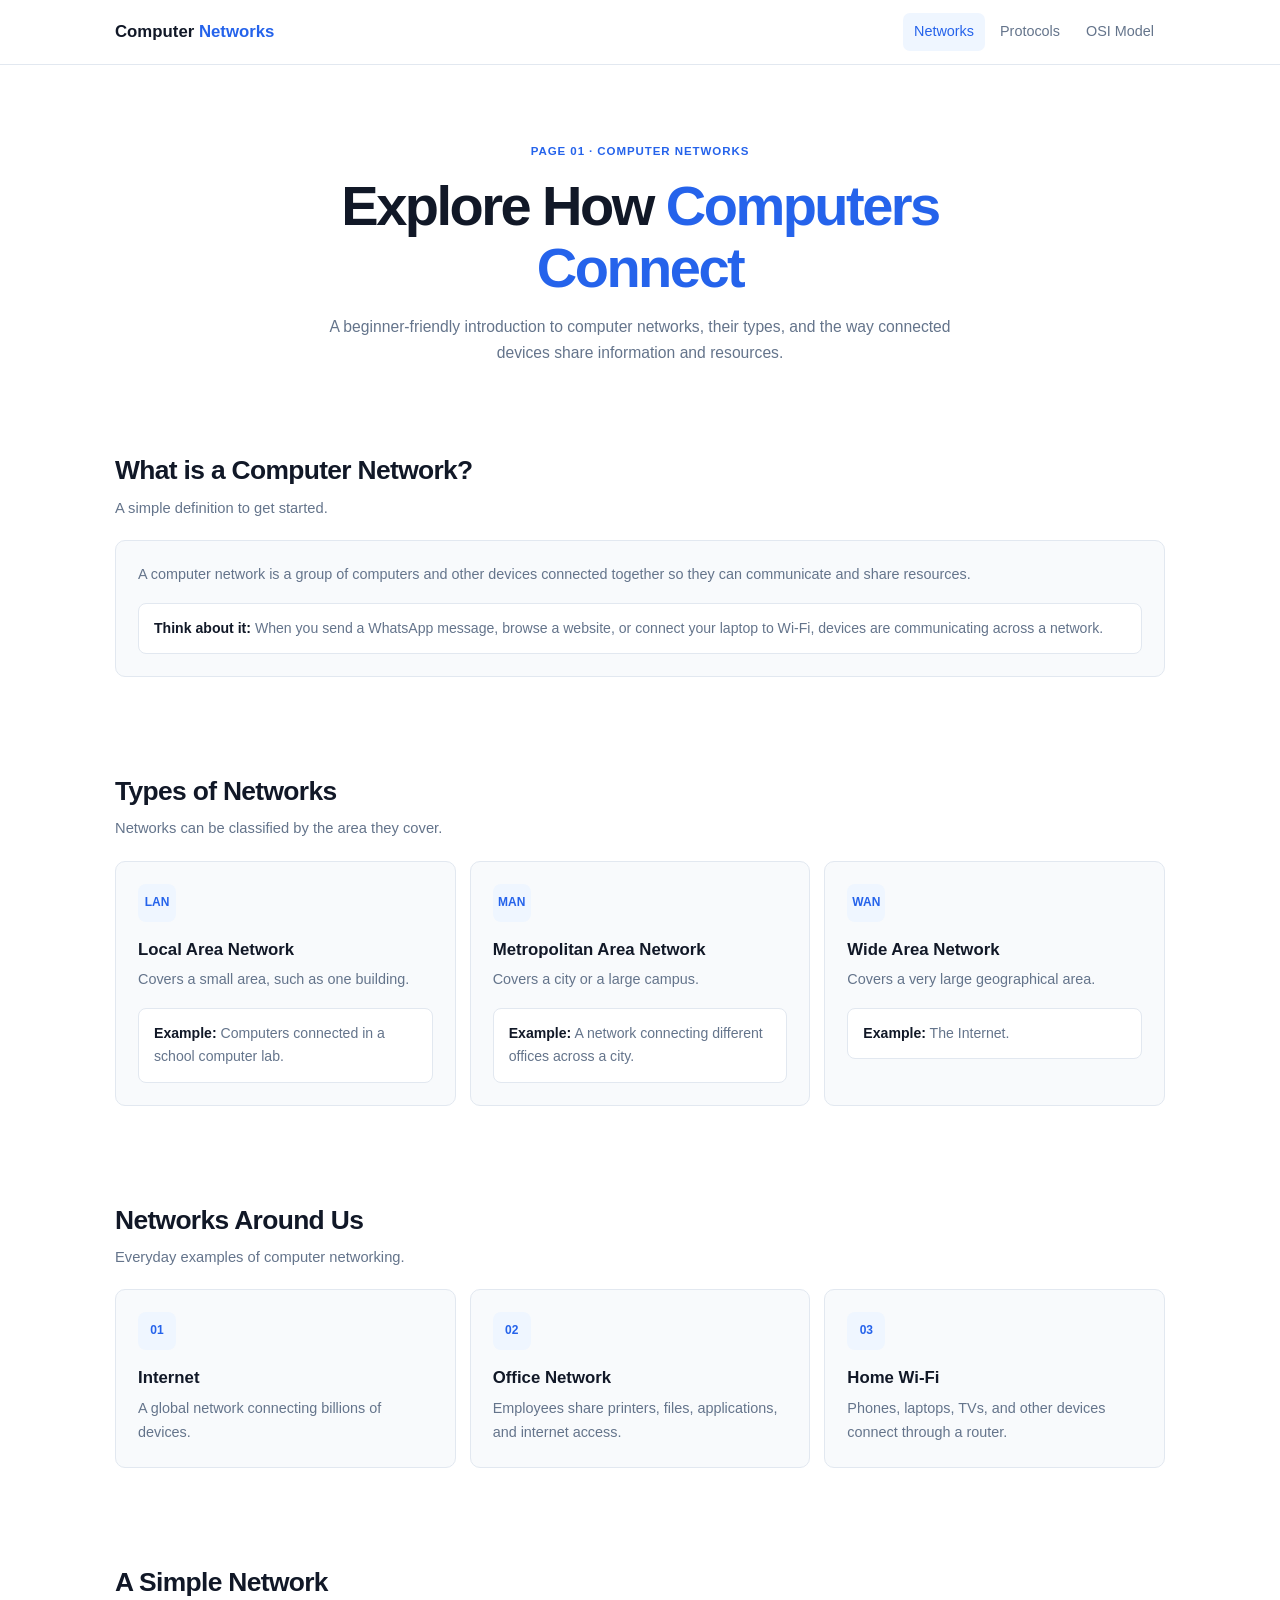
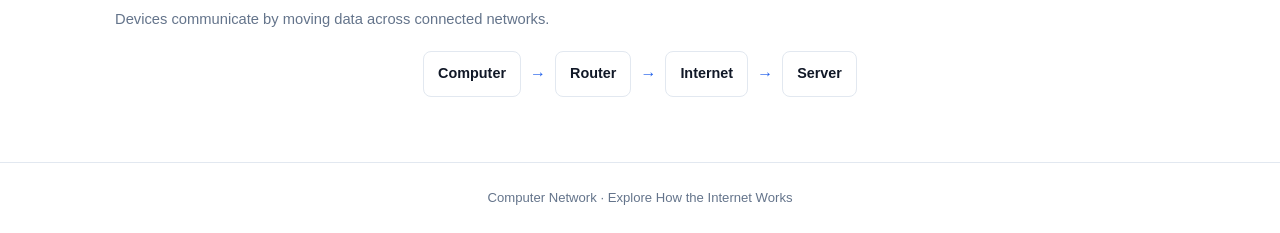
<file: index.html>
<!DOCTYPE html>
<html lang="en">
<head>
  <meta charset="UTF-8">
  <meta name="viewport" content="width=device-width, initial-scale=1.0">
  <title> Computer Networks</title>
  <link rel="stylesheet" href="css/style.css">
</head>
<body>
<header class="navbar"><div class="container nav-inner">
  <a class="logo" href="index.html">Computer<span> Networks</span></a>
  <nav class="nav-links">
    <a class="active" href="index.html">Networks</a>
    <a href="protocols.html">Protocols</a>
    <a href="osi.html">OSI Model</a>
  </nav>
</div></header>

<main>
<section class="hero"><div class="container">
  <div class="eyebrow">PAGE 01 · COMPUTER NETWORKS</div>
  <h1>Explore How <span>Computers Connect</span></h1>
  <p>A beginner-friendly introduction to computer networks, their types, and the way connected devices share information and resources.</p>
</div></section>

<section class="section"><div class="container">
  <div class="section-heading">
    <h2>What is a Computer Network?</h2>
    <p>A simple definition to get started.</p>
  </div>
  <div class="card">
    <p>A computer network is a group of computers and other devices connected together so they can communicate and share resources.</p>
    <div class="callout"><strong>Think about it:</strong> When you send a WhatsApp message, browse a website, or connect your laptop to Wi-Fi, devices are communicating across a network.</div>
  </div>
</div></section>

<section class="section"><div class="container">
  <div class="section-heading">
    <h2>Types of Networks</h2>
    <p>Networks can be classified by the area they cover.</p>
  </div>
  <div class="grid">
    <article class="card"><div class="card-icon">LAN</div><h3>Local Area Network</h3><p>Covers a small area, such as one building.</p><div class="callout"><strong>Example:</strong> Computers connected in a school computer lab.</div></article>
    <article class="card"><div class="card-icon">MAN</div><h3>Metropolitan Area Network</h3><p>Covers a city or a large campus.</p><div class="callout"><strong>Example:</strong> A network connecting different offices across a city.</div></article>
    <article class="card"><div class="card-icon">WAN</div><h3>Wide Area Network</h3><p>Covers a very large geographical area.</p><div class="callout"><strong>Example:</strong> The Internet.</div></article>
  </div>
</div></section>

<section class="section"><div class="container">
  <div class="section-heading"><h2>Networks Around Us</h2><p>Everyday examples of computer networking.</p></div>
  <div class="grid">
    <div class="card"><div class="card-icon">01</div><h3>Internet</h3><p>A global network connecting billions of devices.</p></div>
    <div class="card"><div class="card-icon">02</div><h3>Office Network</h3><p>Employees share printers, files, applications, and internet access.</p></div>
    <div class="card"><div class="card-icon">03</div><h3>Home Wi-Fi</h3><p>Phones, laptops, TVs, and other devices connect through a router.</p></div>
  </div>
</div></section>

<section class="section"><div class="container">
  <div class="section-heading"><h2>A Simple Network</h2><p>Devices communicate by moving data across connected networks.</p></div>
  <div class="flow">
    <div class="flow-item">Computer</div><div class="arrow">→</div>
    <div class="flow-item">Router</div><div class="arrow">→</div>
    <div class="flow-item">Internet</div><div class="arrow">→</div>
    <div class="flow-item">Server</div>
  </div>
</div></section>
</main>

<footer class="footer"><div class="container">Computer Network · Explore How the Internet Works</div></footer>
</body>
</html>
</file>
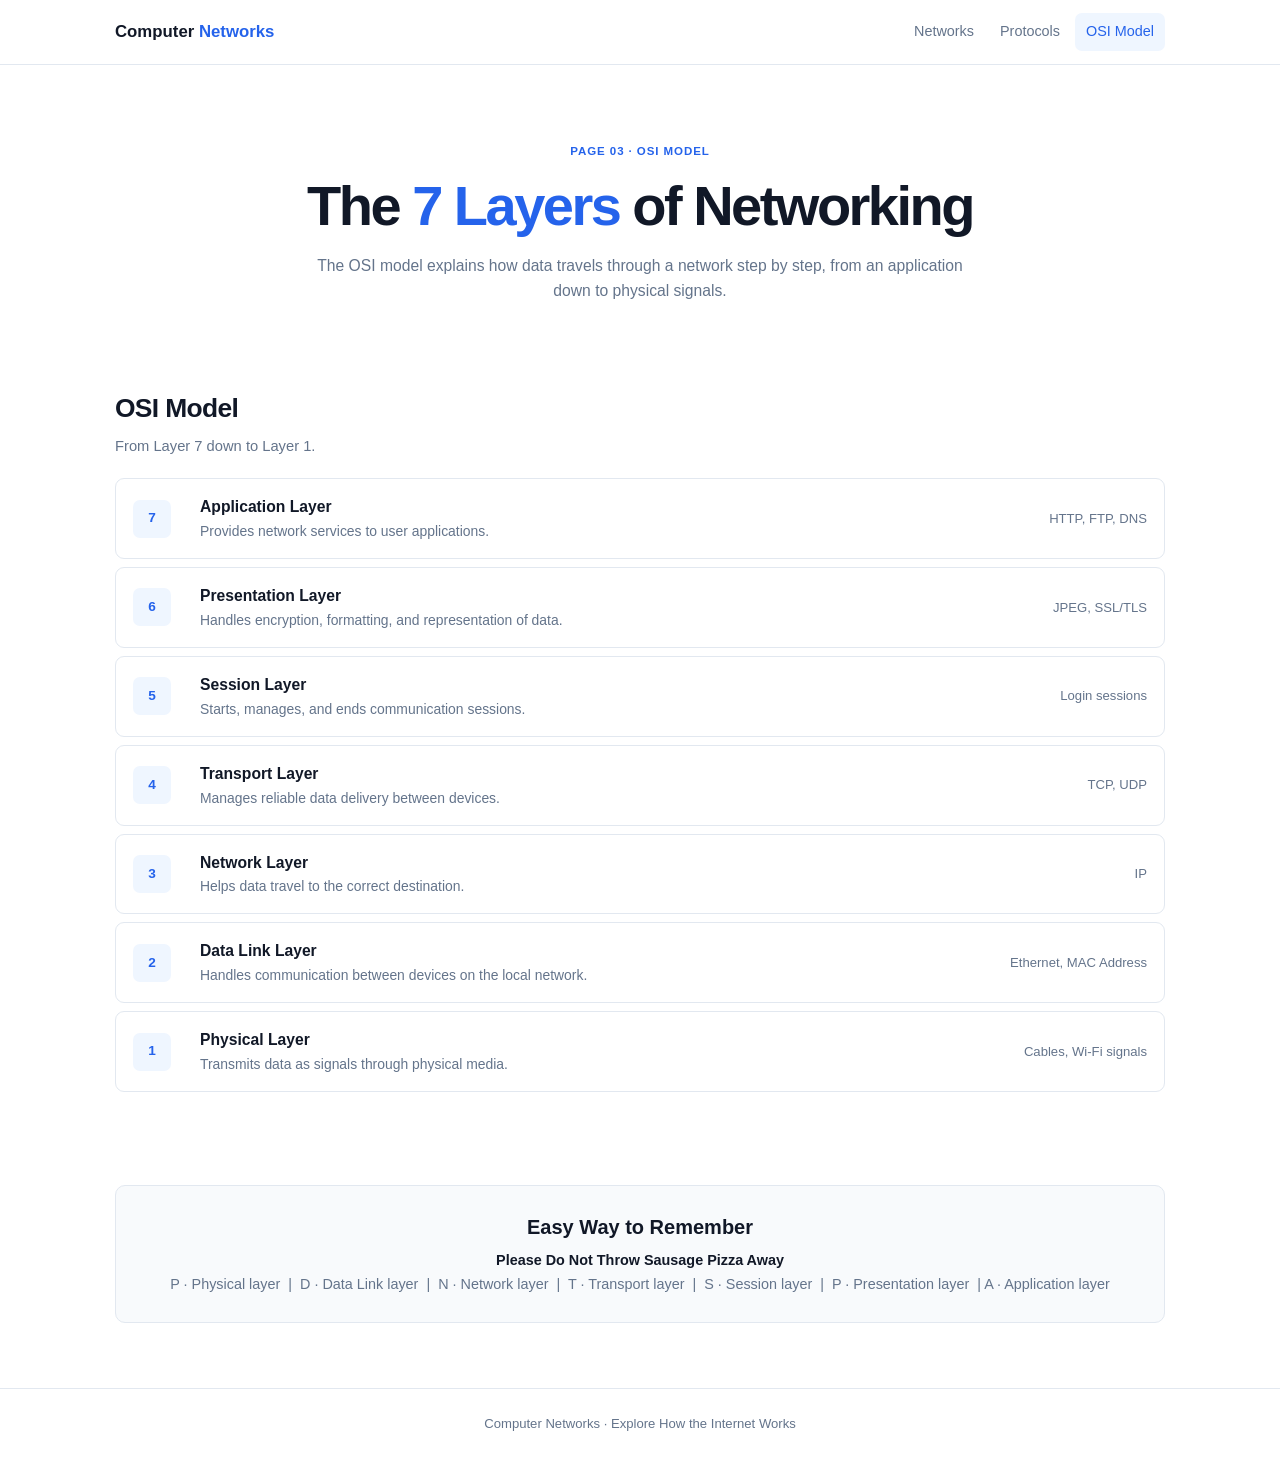
<file: osi.html>
<!DOCTYPE html>
<html lang="en">
<head>
  <meta charset="UTF-8">
  <meta name="viewport" content="width=device-width, initial-scale=1.0">
  <title>Computer Networks | OSI Model</title>
  <link rel="stylesheet" href="css/style.css">
</head>
<body>
<header class="navbar"><div class="container nav-inner">
  <a class="logo" href="index.html">Computer<span> Networks</span></a>
  <nav class="nav-links">
    <a href="index.html">Networks</a>
    <a href="protocols.html">Protocols</a>
    <a class="active" href="osi.html">OSI Model</a>
  </nav>
</div></header>

<main>
<section class="hero"><div class="container">
  <div class="eyebrow">PAGE 03 · OSI MODEL</div>
  <h1>The <span>7 Layers</span> of Networking</h1>
  <p>The OSI model explains how data travels through a network step by step, from an application down to physical signals.</p>
</div></section>

<section class="section"><div class="container">
  <div class="section-heading"><h2>OSI Model</h2><p>From Layer 7 down to Layer 1.</p></div>
  <div class="osi-list">
    <article class="osi-layer"><div class="layer-number">7</div><div class="layer-content"><h3>Application Layer</h3><p>Provides network services to user applications.</p></div><div class="example">HTTP, FTP, DNS</div></article>
    <article class="osi-layer"><div class="layer-number">6</div><div class="layer-content"><h3>Presentation Layer</h3><p>Handles encryption, formatting, and representation of data.</p></div><div class="example">JPEG, SSL/TLS</div></article>
    <article class="osi-layer"><div class="layer-number">5</div><div class="layer-content"><h3>Session Layer</h3><p>Starts, manages, and ends communication sessions.</p></div><div class="example">Login sessions</div></article>
    <article class="osi-layer"><div class="layer-number">4</div><div class="layer-content"><h3>Transport Layer</h3><p>Manages reliable data delivery between devices.</p></div><div class="example">TCP, UDP</div></article>
    <article class="osi-layer"><div class="layer-number">3</div><div class="layer-content"><h3>Network Layer</h3><p>Helps data travel to the correct destination.</p></div><div class="example">IP</div></article>
    <article class="osi-layer"><div class="layer-number">2</div><div class="layer-content"><h3>Data Link Layer</h3><p>Handles communication between devices on the local network.</p></div><div class="example">Ethernet, MAC Address</div></article>
    <article class="osi-layer"><div class="layer-number">1</div><div class="layer-content"><h3>Physical Layer</h3><p>Transmits data as signals through physical media.</p></div><div class="example">Cables, Wi-Fi signals</div></article>
  </div>
</div></section>

<section class="section"><div class="container">
  <div class="memory">
    <h2>Easy Way to Remember</h2>
    <p><strong>Please Do Not  Throw Sausage Pizza Away </strong></p>
    <p>P · Physical layer &nbsp;|&nbsp; D · Data Link layer &nbsp;|&nbsp; N · Network layer &nbsp;|&nbsp; T · Transport layer &nbsp;|&nbsp; S · Session layer &nbsp;|&nbsp; P · Presentation layer &nbsp;|&nbsp;A · Application layer </p>
  </div>
</div></section>
</main>

<footer class="footer"><div class="container">Computer Networks · Explore How the Internet Works</div></footer>
</body>
</html>
</file>
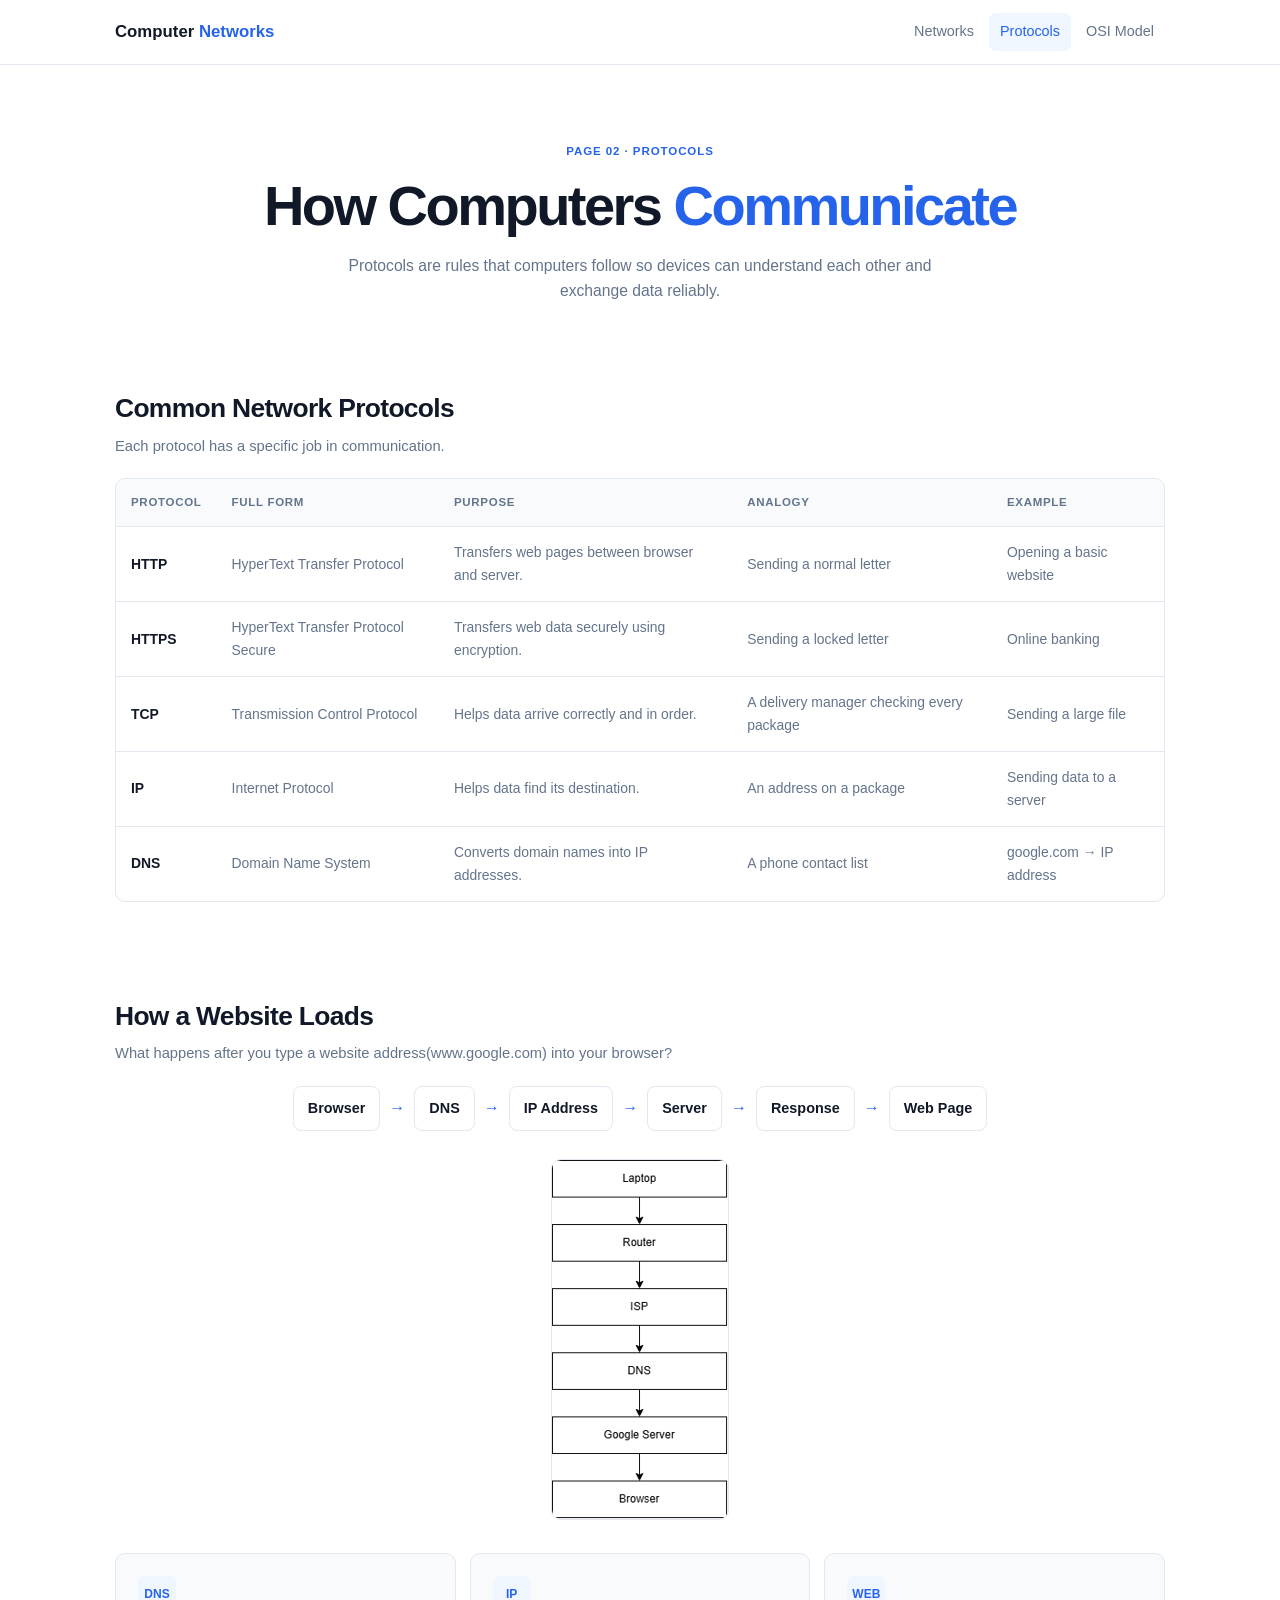
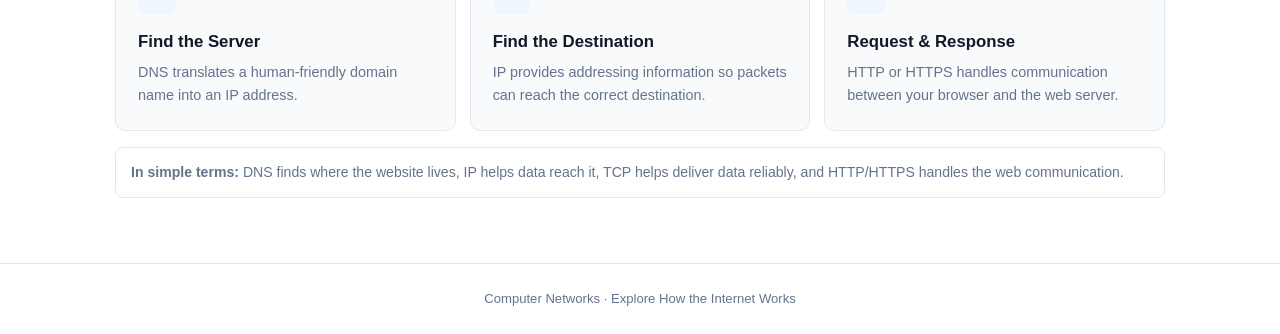
<file: protocols.html>
<!DOCTYPE html>
<html lang="en">
<head>
  <meta charset="UTF-8">
  <meta name="viewport" content="width=device-width, initial-scale=1.0">
  <title>Computer Networks | Protocols</title>
  <link rel="stylesheet" href="css/style.css">
</head>
<body>
<header class="navbar"><div class="container nav-inner">
  <a class="logo" href="index.html">Computer<span> Networks</span></a>
  <nav class="nav-links">
    <a href="index.html">Networks</a>
    <a class="active" href="protocols.html">Protocols</a>
    <a href="osi.html">OSI Model</a>
  </nav>
</div></header>

<main>
<section class="hero"><div class="container">
  <div class="eyebrow">PAGE 02 · PROTOCOLS</div>
  <h1>How Computers <span>Communicate</span></h1>
  <p>Protocols are rules that computers follow so devices can understand each other and exchange data reliably.</p>
</div></section>

<section class="section"><div class="container">
  <div class="section-heading"><h2>Common Network Protocols</h2><p>Each protocol has a specific job in communication.</p></div>
  <div class="table-wrap">
    <table>
      <thead><tr><th>Protocol</th><th>Full Form</th><th>Purpose</th><th>Analogy</th><th>Example</th></tr></thead>
      <tbody>
        <tr><td>HTTP</td><td>HyperText Transfer Protocol</td><td>Transfers web pages between browser and server.</td><td>Sending a normal letter</td><td>Opening a basic website</td></tr>
        <tr><td>HTTPS</td><td>HyperText Transfer Protocol Secure</td><td>Transfers web data securely using encryption.</td><td>Sending a locked letter</td><td>Online banking</td></tr>
        <tr><td>TCP</td><td>Transmission Control Protocol</td><td>Helps data arrive correctly and in order.</td><td>A delivery manager checking every package</td><td>Sending a large file</td></tr>
        <tr><td>IP</td><td>Internet Protocol</td><td>Helps data find its destination.</td><td>An address on a package</td><td>Sending data to a server</td></tr>
        <tr><td>DNS</td><td>Domain Name System</td><td>Converts domain names into IP addresses.</td><td>A phone contact list</td><td>google.com → IP address</td></tr>
      </tbody>
    </table>
  </div>
</div></section>

<section class="section"><div class="container">
  <div class="section-heading"><h2>How a Website Loads</h2><p>What happens after you type a website address(www.google.com) into your browser?</p></div>
  <div class="flow">
    <div class="flow-item">Browser</div><div class="arrow">→</div>
    <div class="flow-item">DNS</div><div class="arrow">→</div>
    <div class="flow-item">IP Address</div><div class="arrow">→</div>
    <div class="flow-item">Server</div><div class="arrow">→</div>
    <div class="flow-item">Response</div><div class="arrow">→</div>
    <div class="flow-item">Web Page</div>
  </div>
  <div class="journey-image-wrap">
    <img class="journey-image" src="images/img.png" alt="Flow diagram showing the journey of a request from a laptop to a router, ISP, DNS, Google Server, and browser">
  </div>
  <div class="grid" style="margin-top:24px">
    <article class="card"><div class="card-icon">DNS</div><h3>Find the Server</h3><p>DNS translates a human-friendly domain name into an IP address.</p></article>
    <article class="card"><div class="card-icon">IP</div><h3>Find the Destination</h3><p>IP provides addressing information so packets can reach the correct destination.</p></article>
    <article class="card"><div class="card-icon">WEB</div><h3>Request & Response</h3><p>HTTP or HTTPS handles communication between your browser and the web server.</p></article>
  </div>
  <div class="callout"><strong>In simple terms:</strong> DNS finds where the website lives, IP helps data reach it, TCP helps deliver data reliably, and HTTP/HTTPS handles the web communication.</div>
</div></section>
</main>

<footer class="footer"><div class="container">Computer Networks · Explore How the Internet Works</div></footer>
</body>
</html>
</file>
<file: css/style.css>
:root {
    --bg: #fff;
    --surface: #f8fafc;
    --text: #111827;
    --muted: #64748b;
    --accent: #2563eb;
    --border: #e2e8f0;
    --max: 1050px;
    --radius: 10px
}

* {
    box-sizing: border-box;
    margin: 0;
    padding: 0
}

html {
    scroll-behavior: smooth
}

body {
    font-family: Arial, Helvetica, sans-serif;
    background: var(--bg);
    color: var(--text);
    line-height: 1.65
}

a {
    color: inherit;
    text-decoration: none
}

.container {
    width: min(100% - 32px, var(--max));
    margin-inline: auto
}

.navbar {
    border-bottom: 1px solid var(--border);
    background: #fff
}

.nav-inner {
    min-height: 64px;
    display: flex;
    align-items: center;
    justify-content: space-between;
    gap: 20px
}

.logo {
    font-size: 1.05rem;
    font-weight: 700
}

.logo span {
    color: var(--accent)
}

.nav-links {
    display: flex;
    gap: 4px
}

.nav-links a {
    color: var(--muted);
    padding: 7px 11px;
    border-radius: 7px;
    font-size: .9rem
}

.nav-links a:hover,
.nav-links a.active {
    color: var(--accent);
    background: #eff6ff
}

.hero {
    padding: 72px 0 55px;
    text-align: center
}

.eyebrow {
    display: inline-block;
    color: var(--accent);
    font-size: .72rem;
    font-weight: 700;
    letter-spacing: .08em;
    margin-bottom: 14px
}

.hero h1 {
    max-width: 760px;
    margin: auto;
    font-size: clamp(2.1rem, 5vw, 3.5rem);
    line-height: 1.1;
    letter-spacing: -.045em
}

.hero h1 span {
    color: var(--accent)
}

.hero p {
    max-width: 650px;
    margin: 16px auto 0;
    color: var(--muted);
    font-size: .98rem
}

.section {
    padding: 28px 0 65px
}

.section-heading {
    margin-bottom: 20px
}

.section-heading h2 {
    font-size: 1.65rem;
    letter-spacing: -.025em
}

.section-heading p {
    color: var(--muted);
    font-size: .92rem;
    margin-top: 3px
}

.grid {
    display: grid;
    grid-template-columns: repeat(3, 1fr);
    gap: 14px
}

.card {
    padding: 22px;
    background: var(--surface);
    border: 1px solid var(--border);
    border-radius: var(--radius)
}

.card-icon {
    width: 38px;
    height: 38px;
    display: grid;
    place-items: center;
    margin-bottom: 14px;
    border-radius: 8px;
    background: #eff6ff;
    color: var(--accent);
    font-size: .75rem;
    font-weight: 800
}

.card h3 {
    font-size: 1.05rem;
    margin-bottom: 5px
}

.card p {
    color: var(--muted);
    font-size: .9rem
}

.card strong {
    color: var(--text)
}

.callout {
    margin-top: 16px;
    padding: 13px 15px;
    background: #fff;
    border: 1px solid var(--border);
    border-radius: 8px;
    color: var(--muted);
    font-size: .88rem
}

.flow {
    display: flex;
    align-items: center;
    justify-content: center;
    gap: 9px;
    flex-wrap: wrap
}

.flow-item {
    padding: 10px 14px;
    border: 1px solid var(--border);
    border-radius: 8px;
    background: #fff;
    font-size: .9rem;
    font-weight: 600
}

.arrow {
    color: var(--accent)
}

.journey-image-wrap {
    margin: 28px auto 0;
    max-width: 780px;
    text-align: center
}

.journey-image {
    justify-content: center;
    border: 1px solid var(--border);
    border-radius: var(--radius)
}

.table-wrap {
    overflow-x: auto;
    border: 1px solid var(--border);
    border-radius: var(--radius)
}

table {
    width: 100%;
    min-width: 720px;
    border-collapse: collapse
}

th,
td {
    padding: 14px 15px;
    text-align: left;
    border-bottom: 1px solid var(--border)
}

th {
    background: var(--surface);
    color: var(--muted);
    font-size: .72rem;
    text-transform: uppercase;
    letter-spacing: .06em
}

td {
    color: var(--muted);
    font-size: .87rem
}

td:first-child {
    color: var(--text);
    font-weight: 700
}

tr:last-child td {
    border-bottom: 0
}

.osi-list {
    display: grid;
    gap: 8px
}

.osi-layer {
    display: grid;
    grid-template-columns: 52px 1fr auto;
    gap: 15px;
    align-items: center;
    padding: 15px 17px;
    border: 1px solid var(--border);
    border-radius: 9px;
    background: #fff
}

.layer-number {
    width: 38px;
    height: 38px;
    display: grid;
    place-items: center;
    border-radius: 7px;
    background: #eff6ff;
    color: var(--accent);
    font-size: .85rem;
    font-weight: 800
}

.layer-content h3 {
    font-size: .98rem
}

.layer-content p {
    color: var(--muted);
    font-size: .87rem
}

.example {
    color: var(--muted);
    font-size: .82rem;
    text-align: right
}

.memory {
    padding: 25px;
    text-align: center;
    border: 1px solid var(--border);
    border-radius: var(--radius);
    background: var(--surface)
}

.memory h2 {
    font-size: 1.25rem;
    margin-bottom: 5px
}

.memory p {
    color: var(--muted);
    font-size: .9rem
}

.memory strong {
    color: var(--text)
}

.footer {
    border-top: 1px solid var(--border);
    padding: 24px 0;
    color: var(--muted);
    text-align: center;
    font-size: .82rem
}

@media(max-width:800px) {
    .nav-inner {
        flex-direction: column;
        padding: 12px 0
    }

    .grid {
        grid-template-columns: 1fr
    }

    .hero {
        padding-top: 55px
    }

    .osi-layer {
        grid-template-columns: 45px 1fr
    }

    .example {
        grid-column: 2;
        text-align: left
    }
}

@media(max-width:480px) {
    .container {
        width: min(100% - 22px, var(--max))
    }

    .nav-links {
        width: 100%;
        justify-content: center
    }

    .nav-links a {
        font-size: .78rem;
        padding: 6px 8px
    }

    .hero h1 {
        font-size: 2.25rem
    }

    .hero p {
        font-size: .9rem
    }

    .flow {
        flex-direction: column
    }

    .arrow {
        transform: rotate(90deg)
    }
}
</file>
